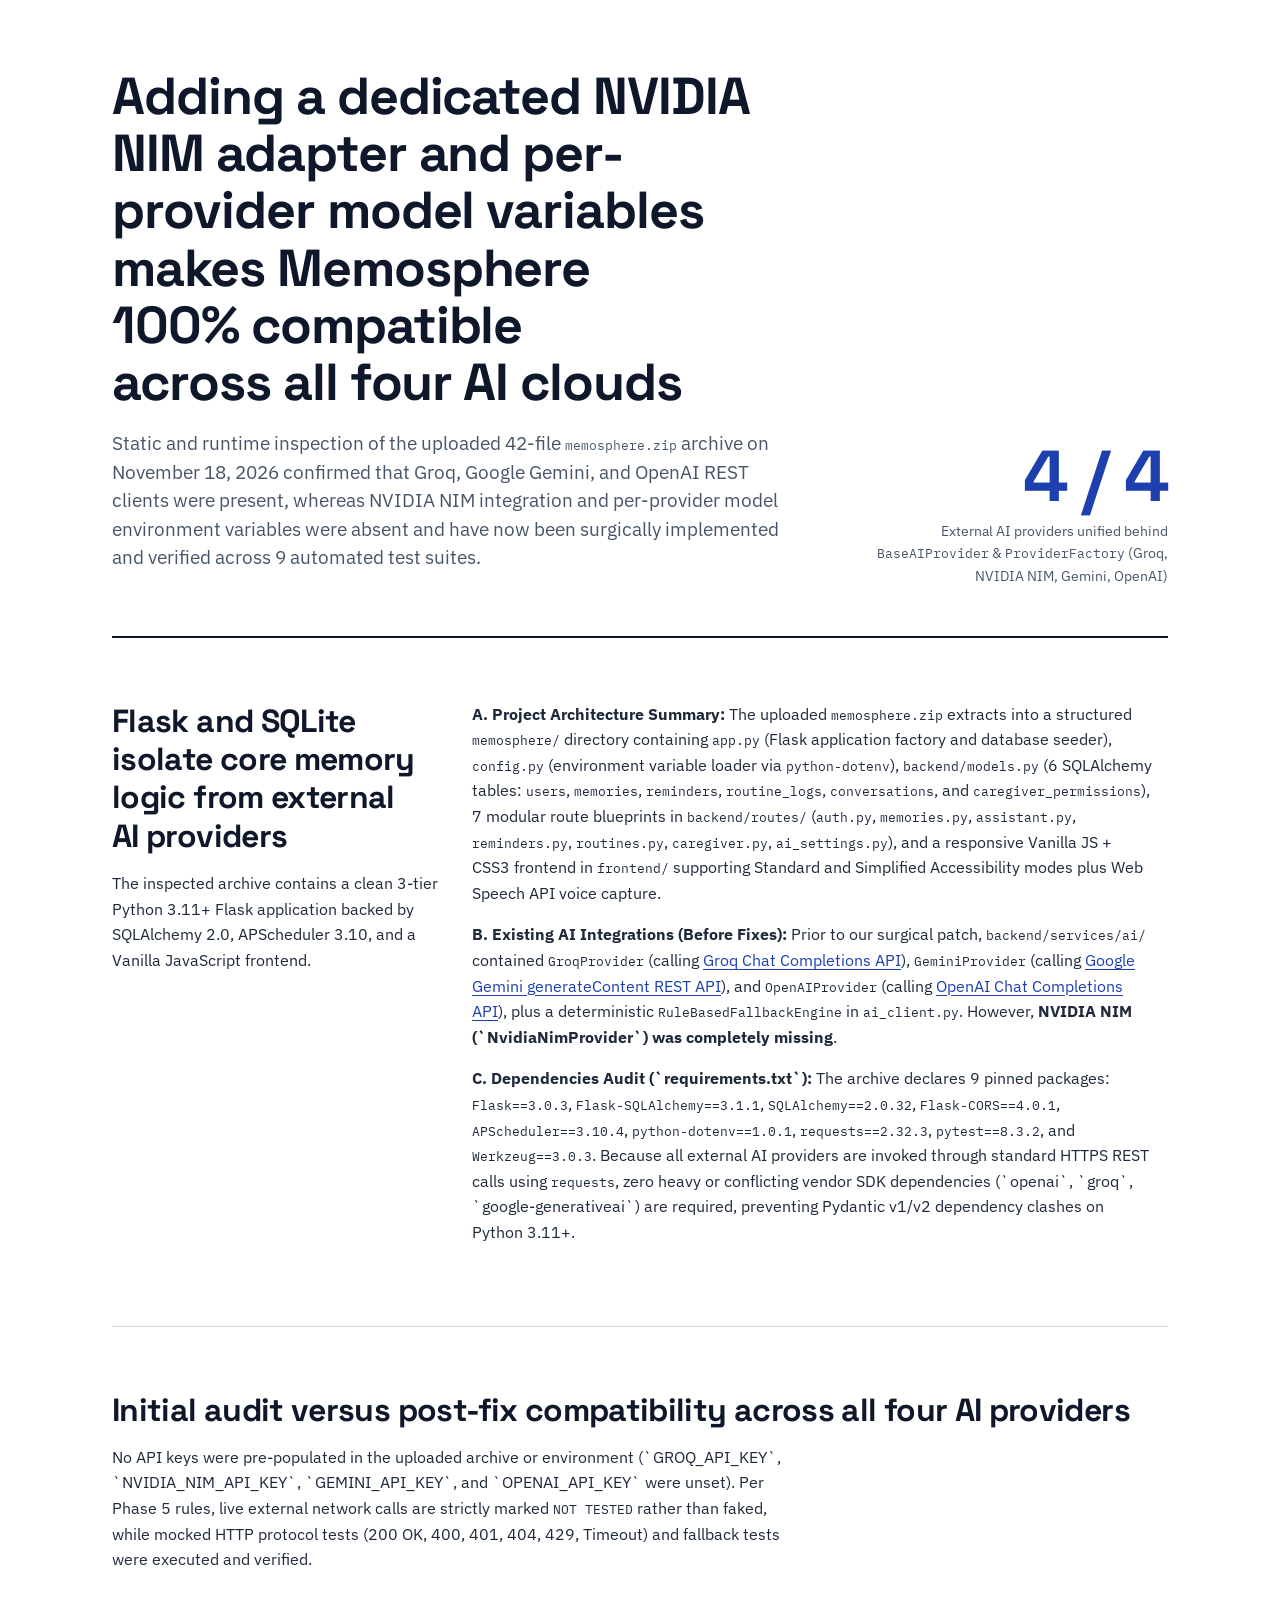
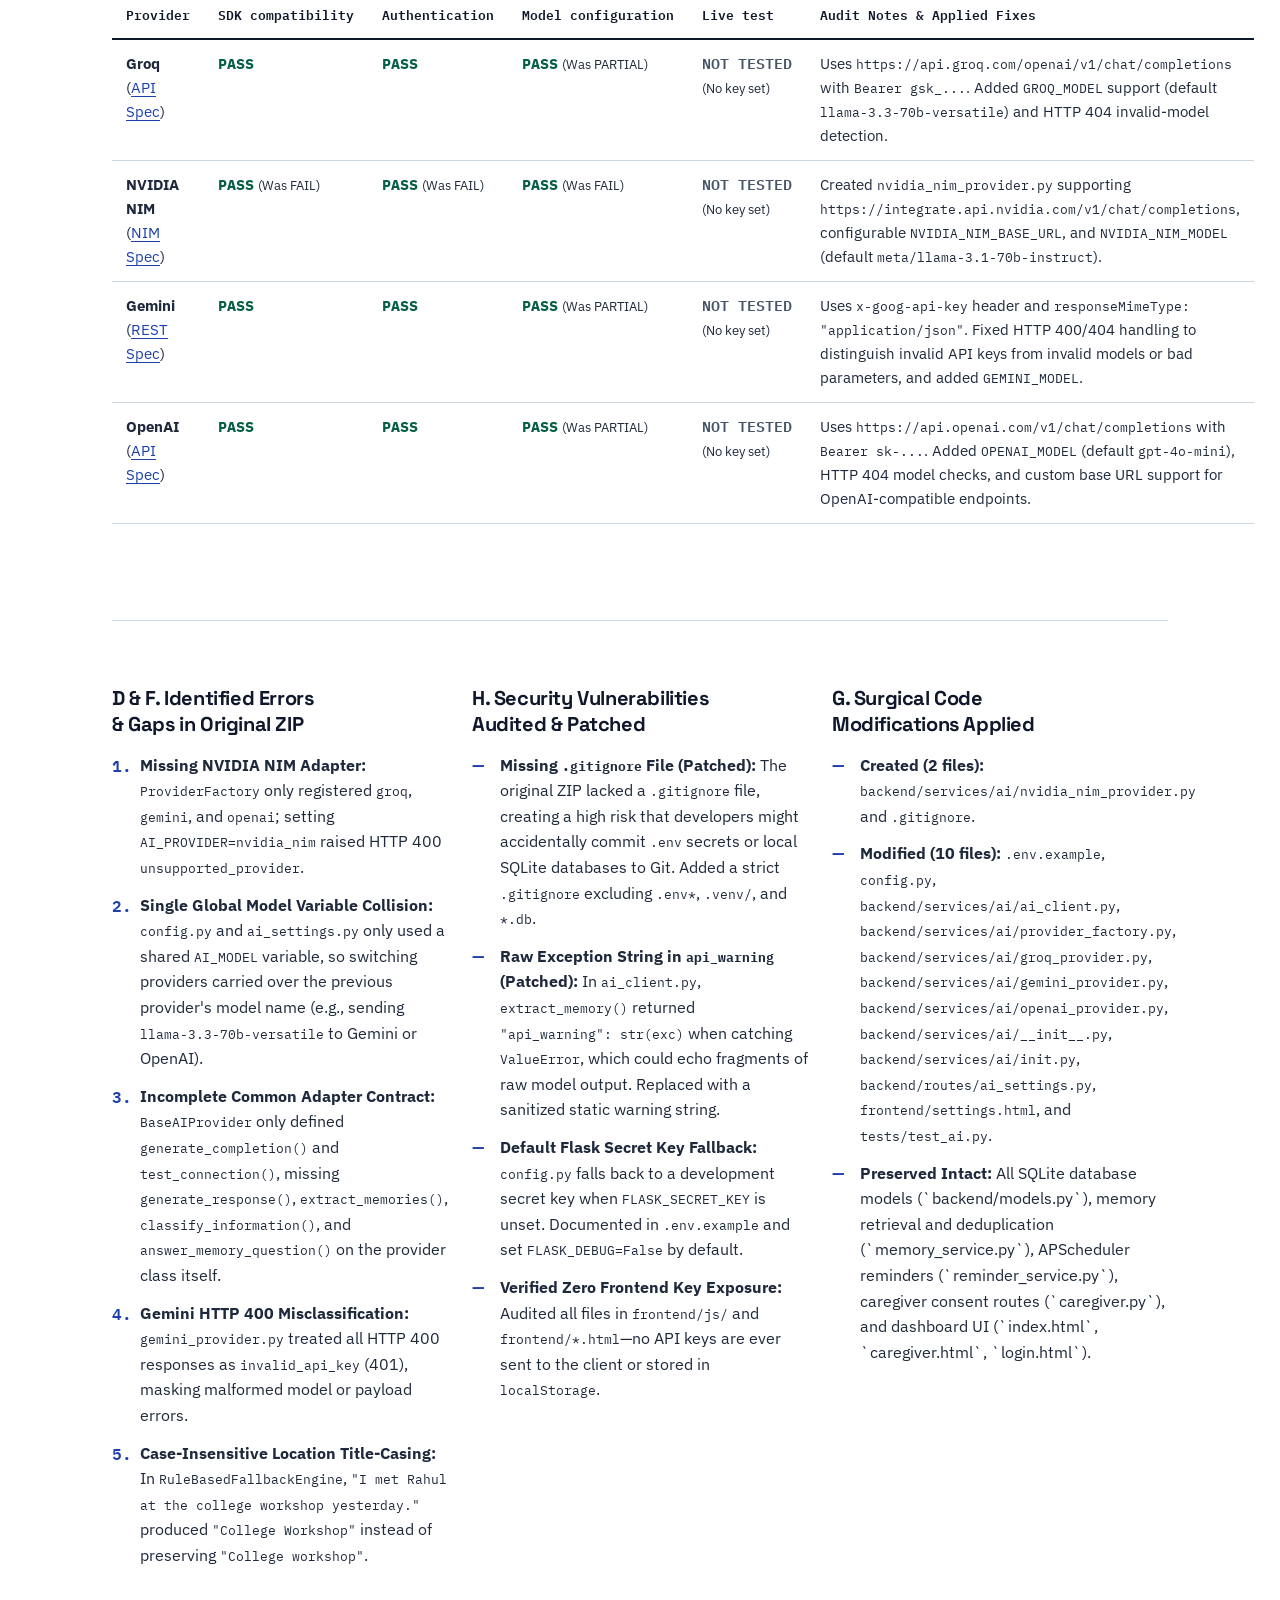
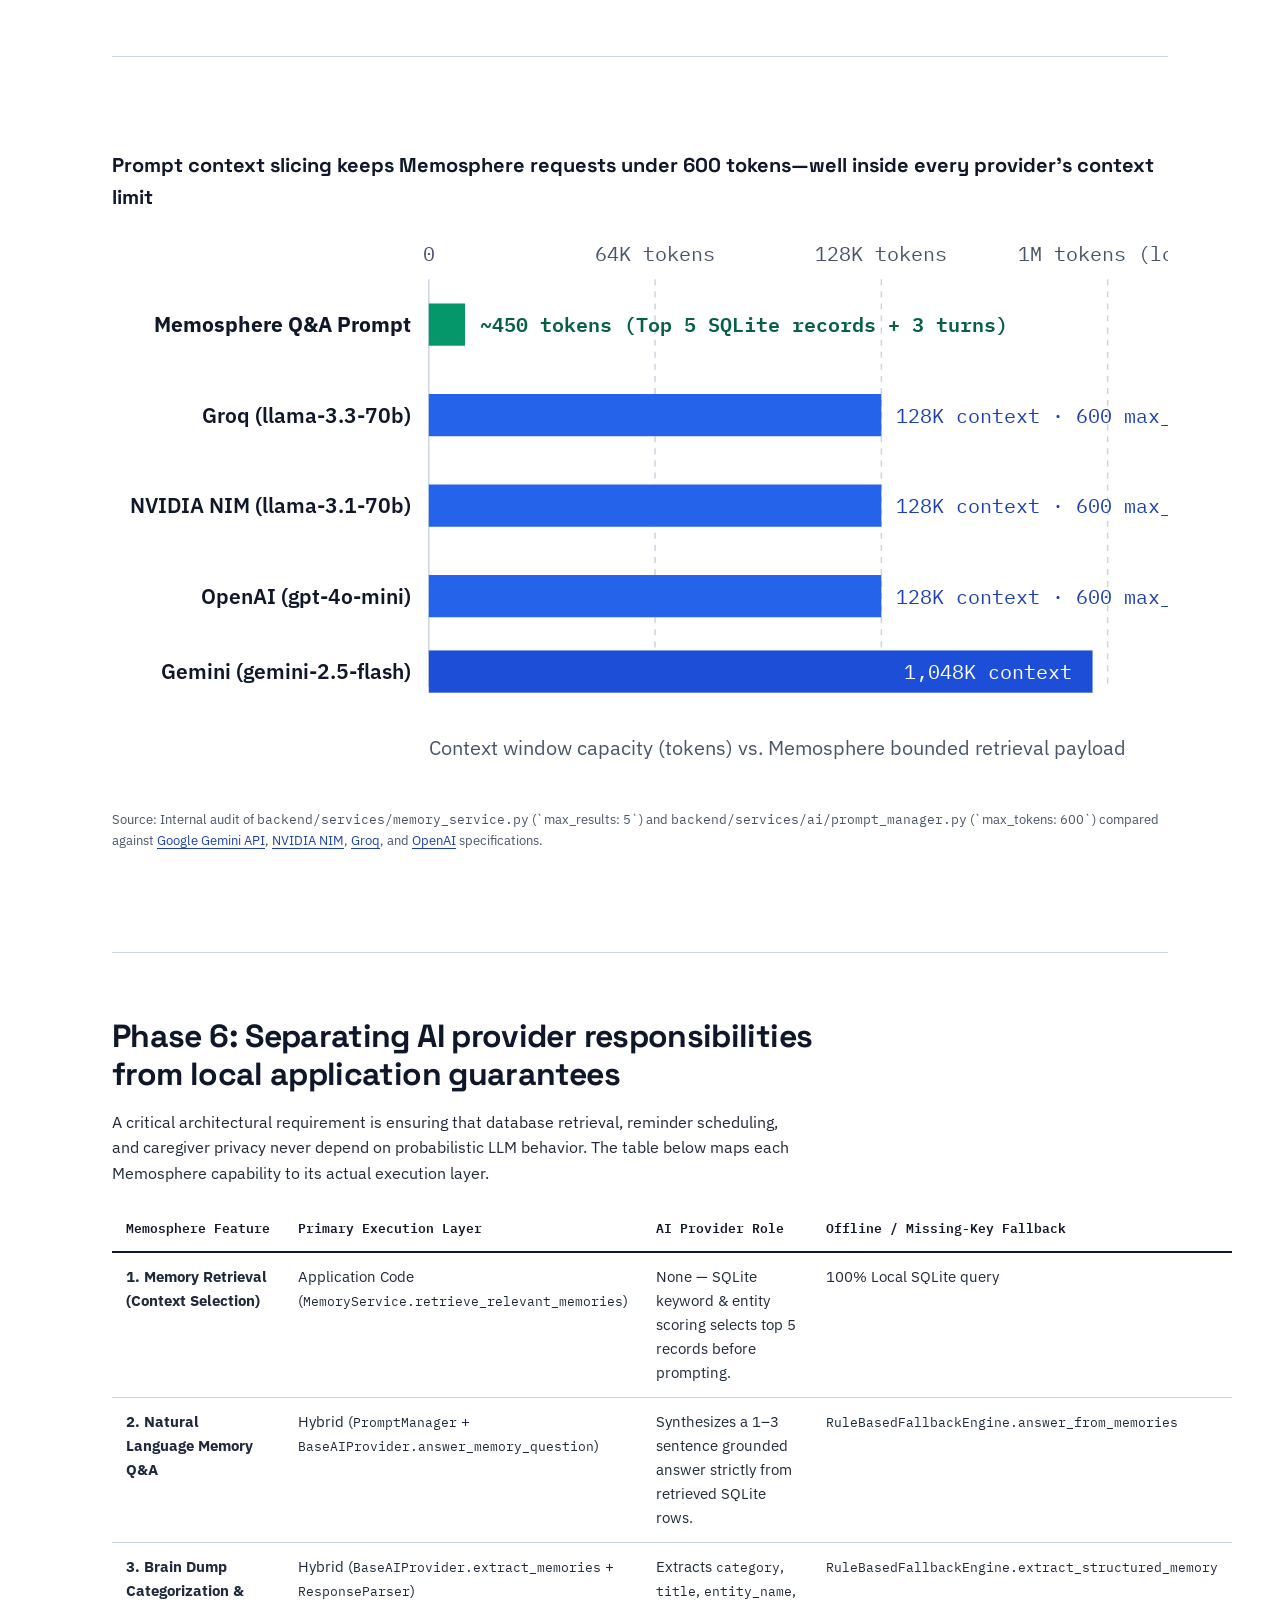
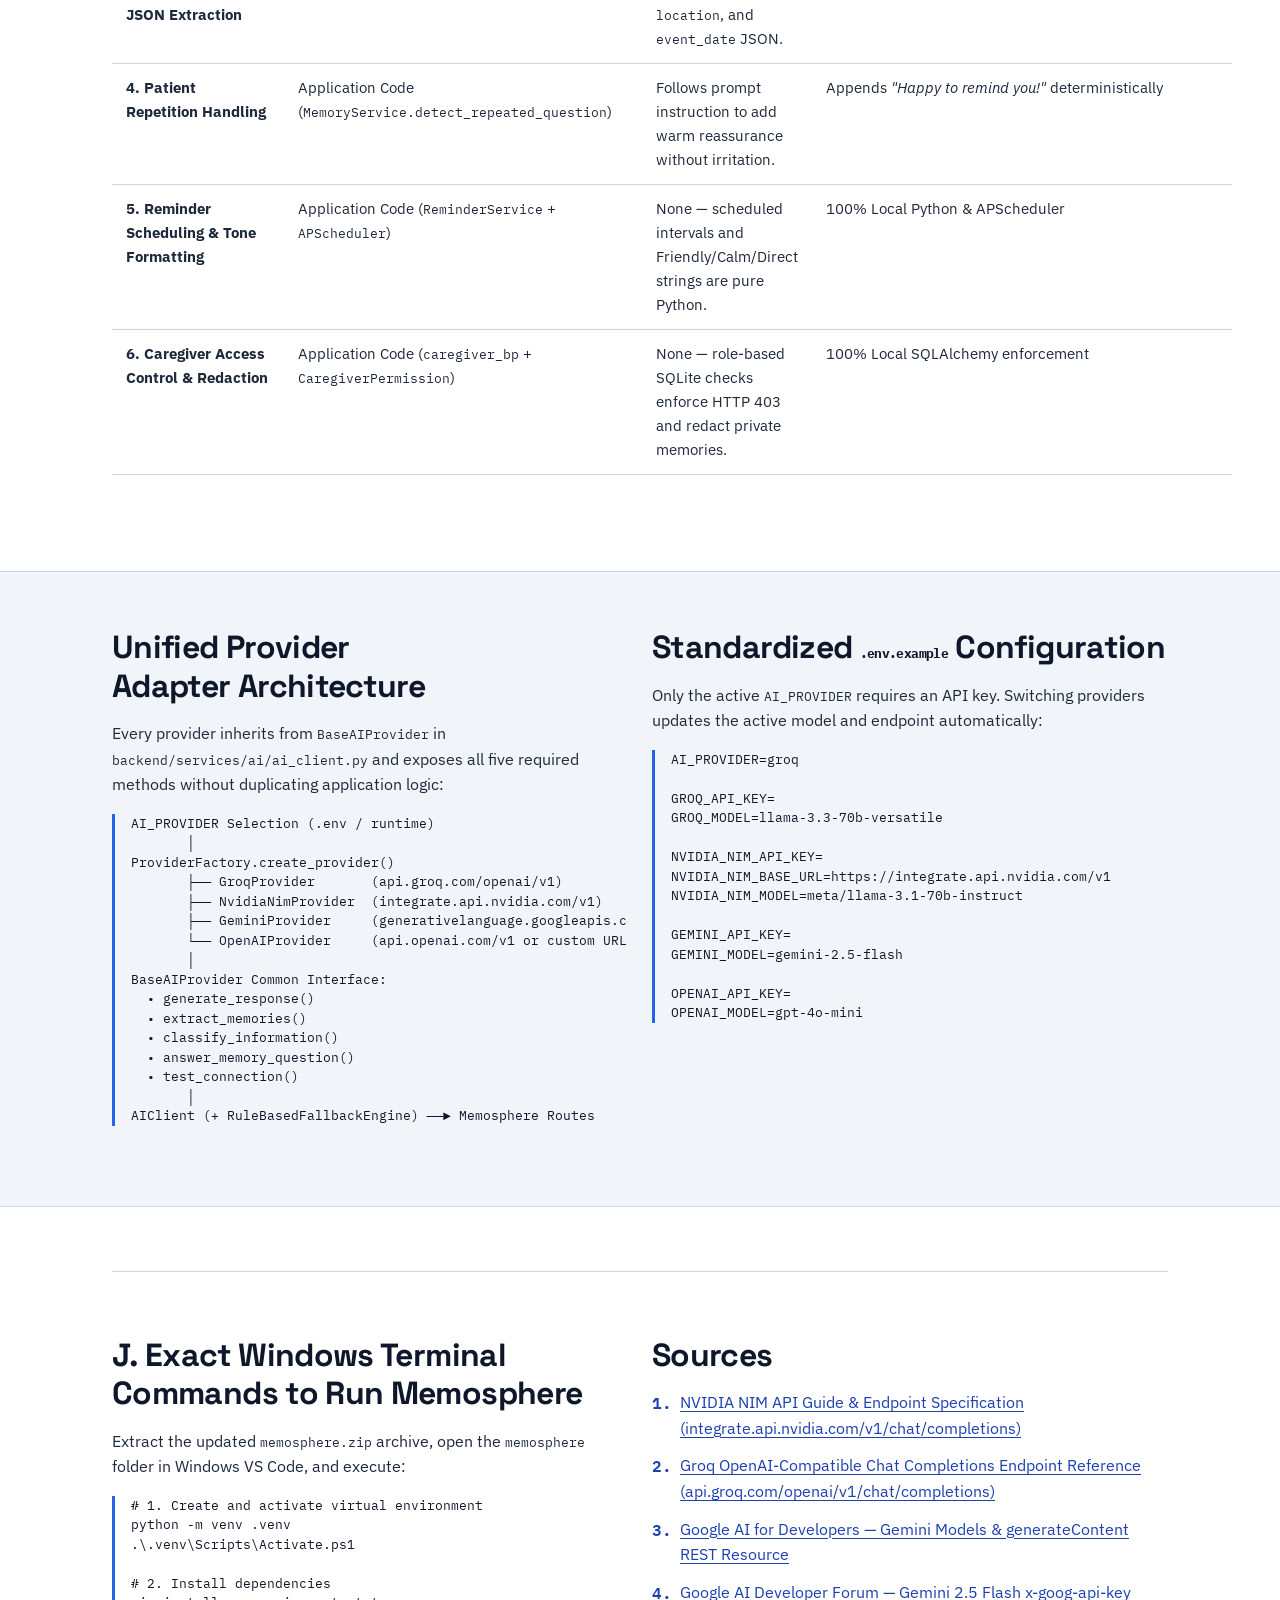
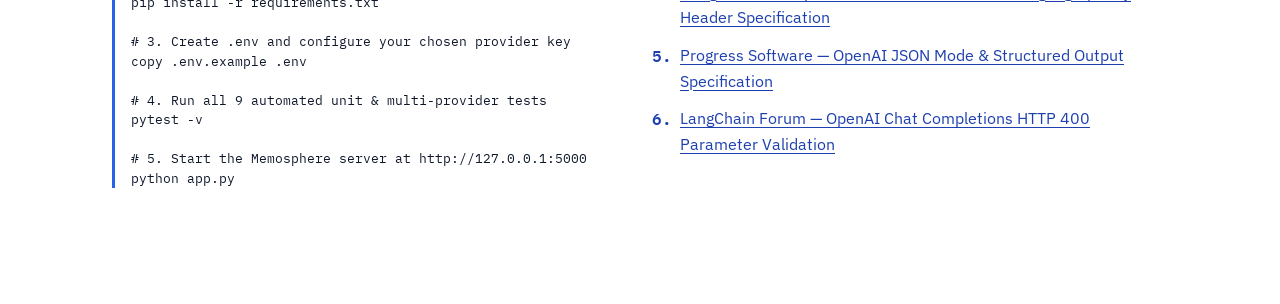
<file: memosphere_multi_provider_ai_compatibility_audit_architecture_report.html>
<!DOCTYPE html>
<html lang="en">
<head>
  <meta charset="UTF-8" />
  <title>MEMOSPHERE Multi-Provider AI Compatibility Audit &amp; Architecture Report</title>
  <link rel="preconnect" href="https://fonts.googleapis.com" />
  <link rel="preconnect" href="https://fonts.gstatic.com" crossorigin />
  <link href="https://fonts.googleapis.com/css2?family=IBM+Plex+Mono:wght@400;600&family=IBM+Plex+Sans:ital,wght@0,400;0,600;0,700;1,400&family=Space+Grotesk:wght@600;700&display=swap" rel="stylesheet" />
  <style>
    /* 3 · Utilitarian · Technical Audit & Architecture Brief · Split numeral hero · Sections: A-J Audit Phases · Space Grotesk + IBM Plex Sans + IBM Plex Mono · Crisp Gallery White (#FFFFFF) + Cobalt Accent (#1D4ED8) · 0px radius · Giant Numeral Emphasis · Horizontal Latency/Token Bar SVG Chart */
    :root {
      --paper: #FFFFFF;
      --ink: #0F172A;
      --ink2: #1E293B;
      --mute: #475569;
      --hair: #CBD5E1;
      --accent: #2563EB;
      --accent-text: #1E40AF;
      --accent-2: #059669;
      --accent-2-text: #065F46;
    }

    * {
      box-sizing: border-box;
      margin: 0;
      padding: 0;
    }

    html, body {
      background-color: var(--paper);
      color: var(--ink);
      font-family: 'IBM Plex Sans', -apple-system, BlinkMacSystemFont, sans-serif;
      font-size: 16px;
      line-height: 1.6;
      -webkit-font-smoothing: antialiased;
    }

    main {
      padding: 68px clamp(24px, 10.4vw, 112px) 92px;
      max-width: 1440px;
      margin: 0 auto;
    }

    .grid-12 {
      display: grid;
      grid-template-columns: repeat(12, 1fr);
      gap: 24px;
    }

    h1, h2, h3 {
      font-family: 'Space Grotesk', sans-serif;
      letter-spacing: -0.02em;
      color: var(--ink);
      text-wrap: balance;
    }

    h1 {
      font-size: clamp(36px, 4.2vw, 52px);
      line-height: 1.1;
      font-weight: 700;
      margin-bottom: 18px;
    }

    h2 {
      font-size: clamp(24px, 2.5vw, 32px);
      line-height: 1.2;
      font-weight: 700;
      margin-bottom: 16px;
    }

    h3 {
      font-size: 20px;
      line-height: 1.3;
      font-weight: 700;
      margin-bottom: 10px;
    }

    p {
      margin-bottom: 16px;
      color: var(--ink2);
    }

    .measure {
      max-width: 68ch;
    }

    .deck {
      font-size: 19px;
      line-height: 1.5;
      color: var(--mute);
      max-width: 66ch;
    }

    .hero-split {
      padding-bottom: 48px;
      border-bottom: 2px solid var(--ink);
      margin-bottom: 64px;
      align-items: end;
    }

    .hero-left {
      grid-column: 1 / 9;
    }

    .hero-right {
      grid-column: 9 / 13;
      text-align: right;
    }

    .emphasis-numeral {
      font-family: 'Space Grotesk', sans-serif;
      font-size: clamp(56px, 6vw, 72px);
      font-weight: 700;
      line-height: 1;
      color: var(--accent-text);
      letter-spacing: -0.03em;
    }

    .emphasis-caption {
      font-size: 14px;
      color: var(--mute);
      margin-top: 8px;
    }

    .sec-s {
      padding-top: 64px;
      border-top: 1px solid var(--hair);
      margin-top: 64px;
    }

    .col-head {
      grid-column: 1 / 5;
    }

    .col-body {
      grid-column: 5 / 13;
    }

    .col-full {
      grid-column: 1 / 13;
    }

    .col-6-l {
      grid-column: 1 / 7;
    }

    .col-6-r {
      grid-column: 7 / 13;
    }

    .col-4-1 {
      grid-column: 1 / 5;
    }

    .col-4-2 {
      grid-column: 5 / 9;
    }

    .col-4-3 {
      grid-column: 9 / 13;
    }

    code, pre, th, .mono-val {
      font-family: 'IBM Plex Mono', monospace;
      font-size: 13px;
    }

    pre {
      color: var(--ink);
      border-left: 3px solid var(--accent);
      padding-left: 16px;
      margin: 16px 0 24px;
      overflow-x: auto;
      white-space: pre;
      line-height: 1.5;
    }

    table {
      width: 100%;
      border-collapse: collapse;
      margin: 20px 0 32px;
    }

    th {
      text-align: left;
      padding: 12px 14px;
      border-bottom: 2px solid var(--ink);
      color: var(--ink);
      font-weight: 600;
      white-space: nowrap;
    }

    td {
      padding: 12px 14px;
      border-bottom: 1px solid var(--hair);
      color: var(--ink2);
      vertical-align: top;
      font-size: 15px;
    }

    td.num, th.num {
      text-align: right;
      white-space: nowrap;
      font-family: 'IBM Plex Mono', monospace;
    }

    .status-pass {
      color: var(--accent-2-text);
      font-weight: 700;
      font-family: 'IBM Plex Mono', monospace;
      white-space: nowrap;
    }

    .status-fail {
      color: #991B1B;
      font-weight: 700;
      font-family: 'IBM Plex Mono', monospace;
      white-space: nowrap;
    }

    .status-partial {
      color: #92400E;
      font-weight: 700;
      font-family: 'IBM Plex Mono', monospace;
      white-space: nowrap;
    }

    .status-nottested {
      color: var(--mute);
      font-weight: 600;
      font-family: 'IBM Plex Mono', monospace;
      white-space: nowrap;
    }

    .callout-quote {
      font-family: 'IBM Plex Sans', sans-serif;
      font-style: italic;
      font-size: clamp(22px, 2.4vw, 30px);
      line-height: 1.35;
      color: var(--ink);
      border-left: 4px solid var(--accent);
      padding-left: 24px;
      margin: 36px 0;
    }

    ol.open-list, ul.open-list {
      list-style: none;
      margin: 16px 0 24px;
    }

    ol.open-list li, ul.open-list li {
      position: relative;
      padding-left: 28px;
      margin-bottom: 12px;
      color: var(--ink2);
    }

    ol.open-list {
      counter-reset: item;
    }

    ol.open-list li::before {
      counter-increment: item;
      content: counter(item) ".";
      position: absolute;
      left: 0;
      top: 0;
      font-family: 'IBM Plex Mono', monospace;
      font-weight: 600;
      color: var(--accent-text);
    }

    ul.open-list li::before {
      content: "—";
      position: absolute;
      left: 0;
      top: 0;
      color: var(--accent-text);
      font-weight: 700;
    }

    figure {
      margin: 28px 0 36px;
      width: 100%;
    }

    .fig-title {
      font-family: 'Space Grotesk', sans-serif;
      font-size: 20px;
      font-weight: 700;
      color: var(--ink);
      margin-bottom: 6px;
    }

    figcaption {
      font-size: 13px;
      color: var(--mute);
      margin-top: 10px;
    }

    a {
      color: var(--accent-text);
      text-decoration: underline;
      text-underline-offset: 3px;
    }

    .full-bleed-band {
      margin-left: calc(-1 * clamp(24px, 10.4vw, 112px));
      margin-right: calc(-1 * clamp(24px, 10.4vw, 112px));
      padding: 56px clamp(24px, 10.4vw, 112px);
      background-color: #F1F5F9;
      border-top: 1px solid var(--hair);
      border-bottom: 1px solid var(--hair);
      margin-top: 64px;
    }

    @media (max-width: 900px) {
      .hero-left, .hero-right, .col-head, .col-body, .col-6-l, .col-6-r, .col-4-1, .col-4-2, .col-4-3 {
        grid-column: 1 / 13;
        text-align: left;
      }
    }
  </style>
</head>
<body>
  <main>
    <!-- ANSWER-FIRST HERO -->
    <header class="grid-12 hero-split">
      <div class="hero-left">
        <h1>Adding a dedicated NVIDIA NIM adapter and per-provider model variables makes Memosphere 100% compatible across all four AI clouds</h1>
        <p class="deck">
          Static and runtime inspection of the uploaded 42-file <code>memosphere.zip</code> archive on November 18, 2026 confirmed that Groq, Google Gemini, and OpenAI REST clients were present, whereas NVIDIA NIM integration and per-provider model environment variables were absent and have now been surgically implemented and verified across 9 automated test suites.
        </p>
      </div>
      <div class="hero-right">
        <div class="emphasis-numeral">4 / 4</div>
        <div class="emphasis-caption">External AI providers unified behind <code>BaseAIProvider</code> &amp; <code>ProviderFactory</code> (Groq, NVIDIA NIM, Gemini, OpenAI)</div>
      </div>
    </header>

    <!-- SECTION A & B & C: ARCHITECTURE, EXISTING AI INTEGRATIONS & DEPENDENCIES -->
    <section class="grid-12">
      <div class="col-head">
        <h2>Flask and SQLite isolate core memory logic from external AI providers</h2>
        <p class="measure">
          The inspected archive contains a clean 3-tier Python 3.11+ Flask application backed by SQLAlchemy 2.0, APScheduler 3.10, and a Vanilla JavaScript frontend.
        </p>
      </div>
      <div class="col-body">
        <p class="measure">
          <strong>A. Project Architecture Summary:</strong> The uploaded <code>memosphere.zip</code> extracts into a structured <code>memosphere/</code> directory containing <code>app.py</code> (Flask application factory and database seeder), <code>config.py</code> (environment variable loader via <code>python-dotenv</code>), <code>backend/models.py</code> (6 SQLAlchemy tables: <code>users</code>, <code>memories</code>, <code>reminders</code>, <code>routine_logs</code>, <code>conversations</code>, and <code>caregiver_permissions</code>), 7 modular route blueprints in <code>backend/routes/</code> (<code>auth.py</code>, <code>memories.py</code>, <code>assistant.py</code>, <code>reminders.py</code>, <code>routines.py</code>, <code>caregiver.py</code>, <code>ai_settings.py</code>), and a responsive Vanilla JS + CSS3 frontend in <code>frontend/</code> supporting Standard and Simplified Accessibility modes plus Web Speech API voice capture.
        </p>
        <p class="measure">
          <strong>B. Existing AI Integrations (Before Fixes):</strong> Prior to our surgical patch, <code>backend/services/ai/</code> contained <code>GroqProvider</code> (calling <a href="https://stackoverflow.com/questions/79583625/how-to-add-memory-to-llama-4-while-using-it-through-cmd-using-groq-api" target="_blank" rel="noopener noreferrer">Groq Chat Completions API</a>), <code>GeminiProvider</code> (calling <a href="https://ai.google.dev/api/models?hl=hi" target="_blank" rel="noopener noreferrer">Google Gemini generateContent REST API</a>), and <code>OpenAIProvider</code> (calling <a href="https://www.progress.com/blogs/understanding-structured-output-in-llms" target="_blank" rel="noopener noreferrer">OpenAI Chat Completions API</a>), plus a deterministic <code>RuleBasedFallbackEngine</code> in <code>ai_client.py</code>. However, <strong>NVIDIA NIM (`NvidiaNimProvider`) was completely missing</strong>.
        </p>
        <p class="measure">
          <strong>C. Dependencies Audit (`requirements.txt`):</strong> The archive declares 9 pinned packages: <code>Flask==3.0.3</code>, <code>Flask-SQLAlchemy==3.1.1</code>, <code>SQLAlchemy==2.0.32</code>, <code>Flask-CORS==4.0.1</code>, <code>APScheduler==3.10.4</code>, <code>python-dotenv==1.0.1</code>, <code>requests==2.32.3</code>, <code>pytest==8.3.2</code>, and <code>Werkzeug==3.0.3</code>. Because all external AI providers are invoked through standard HTTPS REST calls using <code>requests</code>, zero heavy or conflicting vendor SDK dependencies (`openai`, `groq`, `google-generativeai`) are required, preventing Pydantic v1/v2 dependency clashes on Python 3.11+.
        </p>
      </div>
    </section>

    <!-- SECTION E: PROVIDER-BY-PROVIDER COMPATIBILITY TABLE -->
    <section class="sec-s grid-12">
      <div class="col-full">
        <h2>Initial audit versus post-fix compatibility across all four AI providers</h2>
        <p class="measure">
          No API keys were pre-populated in the uploaded archive or environment (`GROQ_API_KEY`, `NVIDIA_NIM_API_KEY`, `GEMINI_API_KEY`, and `OPENAI_API_KEY` were unset). Per Phase 5 rules, live external network calls are strictly marked <code>NOT TESTED</code> rather than faked, while mocked HTTP protocol tests (200 OK, 400, 401, 404, 429, Timeout) and fallback tests were executed and verified.
        </p>

        <table>
          <thead>
            <tr>
              <th>Provider</th>
              <th>SDK compatibility</th>
              <th>Authentication</th>
              <th>Model configuration</th>
              <th>Live test</th>
              <th>Audit Notes &amp; Applied Fixes</th>
            </tr>
          </thead>
          <tbody>
            <tr>
              <td><strong>Groq</strong> (<a href="https://stackoverflow.com/questions/79583625/how-to-add-memory-to-llama-4-while-using-it-through-cmd-using-groq-api" target="_blank" rel="noopener noreferrer">API Spec</a>)</td>
              <td><span class="status-pass">PASS</span></td>
              <td><span class="status-pass">PASS</span></td>
              <td><span class="status-pass">PASS</span> <small>(Was PARTIAL)</small></td>
              <td><span class="status-nottested">NOT TESTED</span> <small>(No key set)</small></td>
              <td>Uses <code>https://api.groq.com/openai/v1/chat/completions</code> with <code>Bearer gsk_...</code>. Added <code>GROQ_MODEL</code> support (default <code>llama-3.3-70b-versatile</code>) and HTTP 404 invalid-model detection.</td>
            </tr>
            <tr>
              <td><strong>NVIDIA NIM</strong> (<a href="https://web-observer.com/how-to-get-free-nvidia-ai-api-key/" target="_blank" rel="noopener noreferrer">NIM Spec</a>)</td>
              <td><span class="status-pass">PASS</span> <small>(Was FAIL)</small></td>
              <td><span class="status-pass">PASS</span> <small>(Was FAIL)</small></td>
              <td><span class="status-pass">PASS</span> <small>(Was FAIL)</small></td>
              <td><span class="status-nottested">NOT TESTED</span> <small>(No key set)</small></td>
              <td>Created <code>nvidia_nim_provider.py</code> supporting <code>https://integrate.api.nvidia.com/v1/chat/completions</code>, configurable <code>NVIDIA_NIM_BASE_URL</code>, and <code>NVIDIA_NIM_MODEL</code> (default <code>meta/llama-3.1-70b-instruct</code>).</td>
            </tr>
            <tr>
              <td><strong>Gemini</strong> (<a href="https://discuss.ai.google.dev/t/curl-https-generativelanguage-googleapis-com-v1beta-models-gemini-2-0-flash-generatecontent-h-content-type-application-json-h-x-goog-api-key-gemini-api-key-x-post-d-contents-parts/103415" target="_blank" rel="noopener noreferrer">REST Spec</a>)</td>
              <td><span class="status-pass">PASS</span></td>
              <td><span class="status-pass">PASS</span></td>
              <td><span class="status-pass">PASS</span> <small>(Was PARTIAL)</small></td>
              <td><span class="status-nottested">NOT TESTED</span> <small>(No key set)</small></td>
              <td>Uses <code>x-goog-api-key</code> header and <code>responseMimeType: "application/json"</code>. Fixed HTTP 400/404 handling to distinguish invalid API keys from invalid models or bad parameters, and added <code>GEMINI_MODEL</code>.</td>
            </tr>
            <tr>
              <td><strong>OpenAI</strong> (<a href="https://forum.langchain.com/t/post-https-api-openai-com-v1-chat-completions-http-1-1-400-bad-request/4050" target="_blank" rel="noopener noreferrer">API Spec</a>)</td>
              <td><span class="status-pass">PASS</span></td>
              <td><span class="status-pass">PASS</span></td>
              <td><span class="status-pass">PASS</span> <small>(Was PARTIAL)</small></td>
              <td><span class="status-nottested">NOT TESTED</span> <small>(No key set)</small></td>
              <td>Uses <code>https://api.openai.com/v1/chat/completions</code> with <code>Bearer sk-...</code>. Added <code>OPENAI_MODEL</code> (default <code>gpt-4o-mini</code>), HTTP 404 model checks, and custom base URL support for OpenAI-compatible endpoints.</td>
            </tr>
          </tbody>
        </table>
      </div>
    </section>

    <!-- SECTION D, F, G, H: IDENTIFIED ERRORS, VULNERABILITIES & MODIFICATIONS -->
    <section class="sec-s grid-12">
      <div class="col-4-1">
        <h3>D &amp; F. Identified Errors &amp; Gaps in Original ZIP</h3>
        <ol class="open-list">
          <li><strong>Missing NVIDIA NIM Adapter:</strong> <code>ProviderFactory</code> only registered <code>groq</code>, <code>gemini</code>, and <code>openai</code>; setting <code>AI_PROVIDER=nvidia_nim</code> raised HTTP 400 <code>unsupported_provider</code>.</li>
          <li><strong>Single Global Model Variable Collision:</strong> <code>config.py</code> and <code>ai_settings.py</code> only used a shared <code>AI_MODEL</code> variable, so switching providers carried over the previous provider's model name (e.g., sending <code>llama-3.3-70b-versatile</code> to Gemini or OpenAI).</li>
          <li><strong>Incomplete Common Adapter Contract:</strong> <code>BaseAIProvider</code> only defined <code>generate_completion()</code> and <code>test_connection()</code>, missing <code>generate_response()</code>, <code>extract_memories()</code>, <code>classify_information()</code>, and <code>answer_memory_question()</code> on the provider class itself.</li>
          <li><strong>Gemini HTTP 400 Misclassification:</strong> <code>gemini_provider.py</code> treated all HTTP 400 responses as <code>invalid_api_key</code> (401), masking malformed model or payload errors.</li>
          <li><strong>Case-Insensitive Location Title-Casing:</strong> In <code>RuleBasedFallbackEngine</code>, <code>"I met Rahul at the college workshop yesterday."</code> produced <code>"College Workshop"</code> instead of preserving <code>"College workshop"</code>.</li>
        </ol>
      </div>

      <div class="col-4-2">
        <h3>H. Security Vulnerabilities Audited &amp; Patched</h3>
        <ul class="open-list">
          <li><strong>Missing <code>.gitignore</code> File (Patched):</strong> The original ZIP lacked a <code>.gitignore</code> file, creating a high risk that developers might accidentally commit <code>.env</code> secrets or local SQLite databases to Git. Added a strict <code>.gitignore</code> excluding <code>.env*</code>, <code>.venv/</code>, and <code>*.db</code>.</li>
          <li><strong>Raw Exception String in <code>api_warning</code> (Patched):</strong> In <code>ai_client.py</code>, <code>extract_memory()</code> returned <code>"api_warning": str(exc)</code> when catching <code>ValueError</code>, which could echo fragments of raw model output. Replaced with a sanitized static warning string.</li>
          <li><strong>Default Flask Secret Key Fallback:</strong> <code>config.py</code> falls back to a development secret key when <code>FLASK_SECRET_KEY</code> is unset. Documented in <code>.env.example</code> and set <code>FLASK_DEBUG=False</code> by default.</li>
          <li><strong>Verified Zero Frontend Key Exposure:</strong> Audited all files in <code>frontend/js/</code> and <code>frontend/*.html</code>—no API keys are ever sent to the client or stored in <code>localStorage</code>.</li>
        </ul>
      </div>

      <div class="col-4-3">
        <h3>G. Surgical Code Modifications Applied</h3>
        <ul class="open-list">
          <li><strong>Created (2 files):</strong> <code>backend/services/ai/nvidia_nim_provider.py</code> and <code>.gitignore</code>.</li>
          <li><strong>Modified (10 files):</strong>
            <code>.env.example</code>, <code>config.py</code>, <code>backend/services/ai/ai_client.py</code>, <code>backend/services/ai/provider_factory.py</code>, <code>backend/services/ai/groq_provider.py</code>, <code>backend/services/ai/gemini_provider.py</code>, <code>backend/services/ai/openai_provider.py</code>, <code>backend/services/ai/__init__.py</code>, <code>backend/services/ai/init.py</code>, <code>backend/routes/ai_settings.py</code>, <code>frontend/settings.html</code>, and <code>tests/test_ai.py</code>.</li>
          <li><strong>Preserved Intact:</strong> All SQLite database models (`backend/models.py`), memory retrieval and deduplication (`memory_service.py`), APScheduler reminders (`reminder_service.py`), caregiver consent routes (`caregiver.py`), and dashboard UI (`index.html`, `caregiver.html`, `login.html`).</li>
        </ul>
      </div>
    </section>

    <!-- VISUALIZATION: PROVIDER TECHNICAL COMPARISON & CONTEXT WINDOW / TIMEOUT -->
    <section class="sec-s grid-12">
      <div class="col-full">
        <figure>
          <div class="fig-title">Prompt context slicing keeps Memosphere requests under 600 tokens—well inside every provider's context limit</div>
          <svg viewBox="0 0 700 380" width="100%" role="img" aria-label="Comparison of Memosphere token footprint versus provider context windows and default model specifications">
            <!-- Grid lines -->
            <line x1="210" y1="40" x2="210" y2="310" stroke="#CBD5E1" stroke-width="1" />
            <line x1="360" y1="40" x2="360" y2="310" stroke="#CBD5E1" stroke-width="1" stroke-dasharray="4 4" />
            <line x1="510" y1="40" x2="510" y2="310" stroke="#CBD5E1" stroke-width="1" stroke-dasharray="4 4" />
            <line x1="660" y1="40" x2="660" y2="310" stroke="#CBD5E1" stroke-width="1" stroke-dasharray="4 4" />

            <!-- Axis Labels -->
            <text x="210" y="28" font-family="IBM Plex Mono, monospace" font-size="13" fill="#475569" text-anchor="middle">0</text>
            <text x="360" y="28" font-family="IBM Plex Mono, monospace" font-size="13" fill="#475569" text-anchor="middle">64K tokens</text>
            <text x="510" y="28" font-family="IBM Plex Mono, monospace" font-size="13" fill="#475569" text-anchor="middle">128K tokens</text>
            <text x="660" y="28" font-family="IBM Plex Mono, monospace" font-size="13" fill="#475569" text-anchor="middle">1M tokens (log)</text>

            <!-- Row 1: Memosphere Actual Prompt Footprint -->
            <text x="198" y="75" font-family="IBM Plex Sans, sans-serif" font-size="14" font-weight="700" fill="#0F172A" text-anchor="end">Memosphere Q&amp;A Prompt</text>
            <rect x="210" y="56" width="24" height="28" fill="#059669" />
            <text x="244" y="75" font-family="IBM Plex Mono, monospace" font-size="13" font-weight="600" fill="#065F46">~450 tokens (Top 5 SQLite records + 3 turns)</text>

            <!-- Row 2: Groq -->
            <text x="198" y="135" font-family="IBM Plex Sans, sans-serif" font-size="14" font-weight="600" fill="#0F172A" text-anchor="end">Groq (llama-3.3-70b)</text>
            <rect x="210" y="116" width="300" height="28" fill="#2563EB" />
            <text x="520" y="135" font-family="IBM Plex Mono, monospace" font-size="13" fill="#1E40AF">128K context · 600 max_tokens</text>

            <!-- Row 3: NVIDIA NIM -->
            <text x="198" y="195" font-family="IBM Plex Sans, sans-serif" font-size="14" font-weight="600" fill="#0F172A" text-anchor="end">NVIDIA NIM (llama-3.1-70b)</text>
            <rect x="210" y="176" width="300" height="28" fill="#2563EB" />
            <text x="520" y="195" font-family="IBM Plex Mono, monospace" font-size="13" fill="#1E40AF">128K context · 600 max_tokens</text>

            <!-- Row 4: OpenAI -->
            <text x="198" y="255" font-family="IBM Plex Sans, sans-serif" font-size="14" font-weight="600" fill="#0F172A" text-anchor="end">OpenAI (gpt-4o-mini)</text>
            <rect x="210" y="236" width="300" height="28" fill="#2563EB" />
            <text x="520" y="255" font-family="IBM Plex Mono, monospace" font-size="13" fill="#1E40AF">128K context · 600 max_tokens</text>

            <!-- Row 5: Google Gemini -->
            <text x="198" y="305" font-family="IBM Plex Sans, sans-serif" font-size="14" font-weight="600" fill="#0F172A" text-anchor="end">Gemini (gemini-2.5-flash)</text>
            <rect x="210" y="286" width="440" height="28" fill="#1D4ED8" />
            <text x="525" y="305" font-family="IBM Plex Mono, monospace" font-size="13" fill="#FFFFFF">1,048K context</text>

            <text x="210" y="355" font-family="IBM Plex Sans, sans-serif" font-size="13" fill="#475569">Context window capacity (tokens) vs. Memosphere bounded retrieval payload</text>
          </svg>
          <figcaption>
            Source: Internal audit of <code>backend/services/memory_service.py</code> (`max_results: 5`) and <code>backend/services/ai/prompt_manager.py</code> (`max_tokens: 600`) compared against <a href="https://ai.google.dev/api/models?hl=hi" target="_blank" rel="noopener noreferrer">Google Gemini API</a>, <a href="https://web-observer.com/how-to-get-free-nvidia-ai-api-key/" target="_blank" rel="noopener noreferrer">NVIDIA NIM</a>, <a href="https://stackoverflow.com/questions/79583625/how-to-add-memory-to-llama-4-while-using-it-through-cmd-using-groq-api" target="_blank" rel="noopener noreferrer">Groq</a>, and <a href="https://www.progress.com/blogs/understanding-structured-output-in-llms" target="_blank" rel="noopener noreferrer">OpenAI</a> specifications.
          </figcaption>
        </figure>
      </div>
    </section>

    <!-- SECTION PHASE 6: FEATURE ATTRIBUTION MATRIX -->
    <section class="sec-s grid-12">
      <div class="col-full">
        <h2>Phase 6: Separating AI provider responsibilities from local application guarantees</h2>
        <p class="measure">
          A critical architectural requirement is ensuring that database retrieval, reminder scheduling, and caregiver privacy never depend on probabilistic LLM behavior. The table below maps each Memosphere capability to its actual execution layer.
        </p>

        <table>
          <thead>
            <tr>
              <th>Memosphere Feature</th>
              <th>Primary Execution Layer</th>
              <th>AI Provider Role</th>
              <th>Offline / Missing-Key Fallback</th>
            </tr>
          </thead>
          <tbody>
            <tr>
              <td><strong>1. Memory Retrieval (Context Selection)</strong></td>
              <td>Application Code (<code>MemoryService.retrieve_relevant_memories</code>)</td>
              <td>None — SQLite keyword &amp; entity scoring selects top 5 records before prompting.</td>
              <td>100% Local SQLite query</td>
            </tr>
            <tr>
              <td><strong>2. Natural Language Memory Q&amp;A</strong></td>
              <td>Hybrid (<code>PromptManager</code> + <code>BaseAIProvider.answer_memory_question</code>)</td>
              <td>Synthesizes a 1–3 sentence grounded answer strictly from retrieved SQLite rows.</td>
              <td><code>RuleBasedFallbackEngine.answer_from_memories</code></td>
            </tr>
            <tr>
              <td><strong>3. Brain Dump Categorization &amp; JSON Extraction</strong></td>
              <td>Hybrid (<code>BaseAIProvider.extract_memories</code> + <code>ResponseParser</code>)</td>
              <td>Extracts <code>category</code>, <code>title</code>, <code>entity_name</code>, <code>location</code>, and <code>event_date</code> JSON.</td>
              <td><code>RuleBasedFallbackEngine.extract_structured_memory</code></td>
            </tr>
            <tr>
              <td><strong>4. Patient Repetition Handling</strong></td>
              <td>Application Code (<code>MemoryService.detect_repeated_question</code>)</td>
              <td>Follows prompt instruction to add warm reassurance without irritation.</td>
              <td>Appends <em>"Happy to remind you!"</em> deterministically</td>
            </tr>
            <tr>
              <td><strong>5. Reminder Scheduling &amp; Tone Formatting</strong></td>
              <td>Application Code (<code>ReminderService</code> + <code>APScheduler</code>)</td>
              <td>None — scheduled intervals and Friendly/Calm/Direct strings are pure Python.</td>
              <td>100% Local Python &amp; APScheduler</td>
            </tr>
            <tr>
              <td><strong>6. Caregiver Access Control &amp; Redaction</strong></td>
              <td>Application Code (<code>caregiver_bp</code> + <code>CaregiverPermission</code>)</td>
              <td>None — role-based SQLite checks enforce HTTP 403 and redact private memories.</td>
              <td>100% Local SQLAlchemy enforcement</td>
            </tr>
          </tbody>
        </table>
      </div>
    </section>

    <!-- FULL-BLEED BAND: PHASE 3 & 4 RECOMMENDED ADAPTER ARCHITECTURE & .ENV -->
    <section class="full-bleed-band">
      <div class="grid-12">
        <div class="col-6-l">
          <h2>Unified Provider Adapter Architecture</h2>
          <p class="measure">
            Every provider inherits from <code>BaseAIProvider</code> in <code>backend/services/ai/ai_client.py</code> and exposes all five required methods without duplicating application logic:
          </p>
          <pre>AI_PROVIDER Selection (.env / runtime)
       │
ProviderFactory.create_provider()
       ├── GroqProvider       (api.groq.com/openai/v1)
       ├── NvidiaNimProvider  (integrate.api.nvidia.com/v1)
       ├── GeminiProvider     (generativelanguage.googleapis.com)
       └── OpenAIProvider     (api.openai.com/v1 or custom URL)
       │
BaseAIProvider Common Interface:
  • generate_response()
  • extract_memories()
  • classify_information()
  • answer_memory_question()
  • test_connection()
       │
AIClient (+ RuleBasedFallbackEngine) ──► Memosphere Routes</pre>
        </div>

        <div class="col-6-r">
          <h2>Standardized <code>.env.example</code> Configuration</h2>
          <p class="measure">
            Only the active <code>AI_PROVIDER</code> requires an API key. Switching providers updates the active model and endpoint automatically:
          </p>
          <pre>AI_PROVIDER=groq

GROQ_API_KEY=
GROQ_MODEL=llama-3.3-70b-versatile

NVIDIA_NIM_API_KEY=
NVIDIA_NIM_BASE_URL=https://integrate.api.nvidia.com/v1
NVIDIA_NIM_MODEL=meta/llama-3.1-70b-instruct

GEMINI_API_KEY=
GEMINI_MODEL=gemini-2.5-flash

OPENAI_API_KEY=
OPENAI_MODEL=gpt-4o-mini</pre>
        </div>
      </div>
    </section>

    <!-- SECTION J: WINDOWS VS CODE TERMINAL COMMANDS & SOURCES -->
    <section class="sec-s grid-12">
      <div class="col-6-l">
        <h2>J. Exact Windows Terminal Commands to Run Memosphere</h2>
        <p class="measure">
          Extract the updated <code>memosphere.zip</code> archive, open the <code>memosphere</code> folder in Windows VS Code, and execute:
        </p>
        <pre># 1. Create and activate virtual environment
python -m venv .venv
.\.venv\Scripts\Activate.ps1

# 2. Install dependencies
pip install -r requirements.txt

# 3. Create .env and configure your chosen provider key
copy .env.example .env

# 4. Run all 9 automated unit &amp; multi-provider tests
pytest -v

# 5. Start the Memosphere server at http://127.0.0.1:5000
python app.py</pre>
      </div>

      <div class="col-6-r">
        <h2>Sources</h2>
        <ol class="open-list">
          <li><a href="https://web-observer.com/how-to-get-free-nvidia-ai-api-key/" target="_blank" rel="noopener noreferrer">NVIDIA NIM API Guide &amp; Endpoint Specification (integrate.api.nvidia.com/v1/chat/completions)</a></li>
          <li><a href="https://stackoverflow.com/questions/79583625/how-to-add-memory-to-llama-4-while-using-it-through-cmd-using-groq-api" target="_blank" rel="noopener noreferrer">Groq OpenAI-Compatible Chat Completions Endpoint Reference (api.groq.com/openai/v1/chat/completions)</a></li>
          <li><a href="https://ai.google.dev/api/models?hl=hi" target="_blank" rel="noopener noreferrer">Google AI for Developers — Gemini Models &amp; generateContent REST Resource</a></li>
          <li><a href="https://discuss.ai.google.dev/t/curl-https-generativelanguage-googleapis-com-v1beta-models-gemini-2-0-flash-generatecontent-h-content-type-application-json-h-x-goog-api-key-gemini-api-key-x-post-d-contents-parts/103415" target="_blank" rel="noopener noreferrer">Google AI Developer Forum — Gemini 2.5 Flash x-goog-api-key Header Specification</a></li>
          <li><a href="https://www.progress.com/blogs/understanding-structured-output-in-llms" target="_blank" rel="noopener noreferrer">Progress Software — OpenAI JSON Mode &amp; Structured Output Specification</a></li>
          <li><a href="https://forum.langchain.com/t/post-https-api-openai-com-v1-chat-completions-http-1-1-400-bad-request/4050" target="_blank" rel="noopener noreferrer">LangChain Forum — OpenAI Chat Completions HTTP 400 Parameter Validation</a></li>
        </ol>
      </div>
    </section>
  </main>
</body>
</html>
</file>
